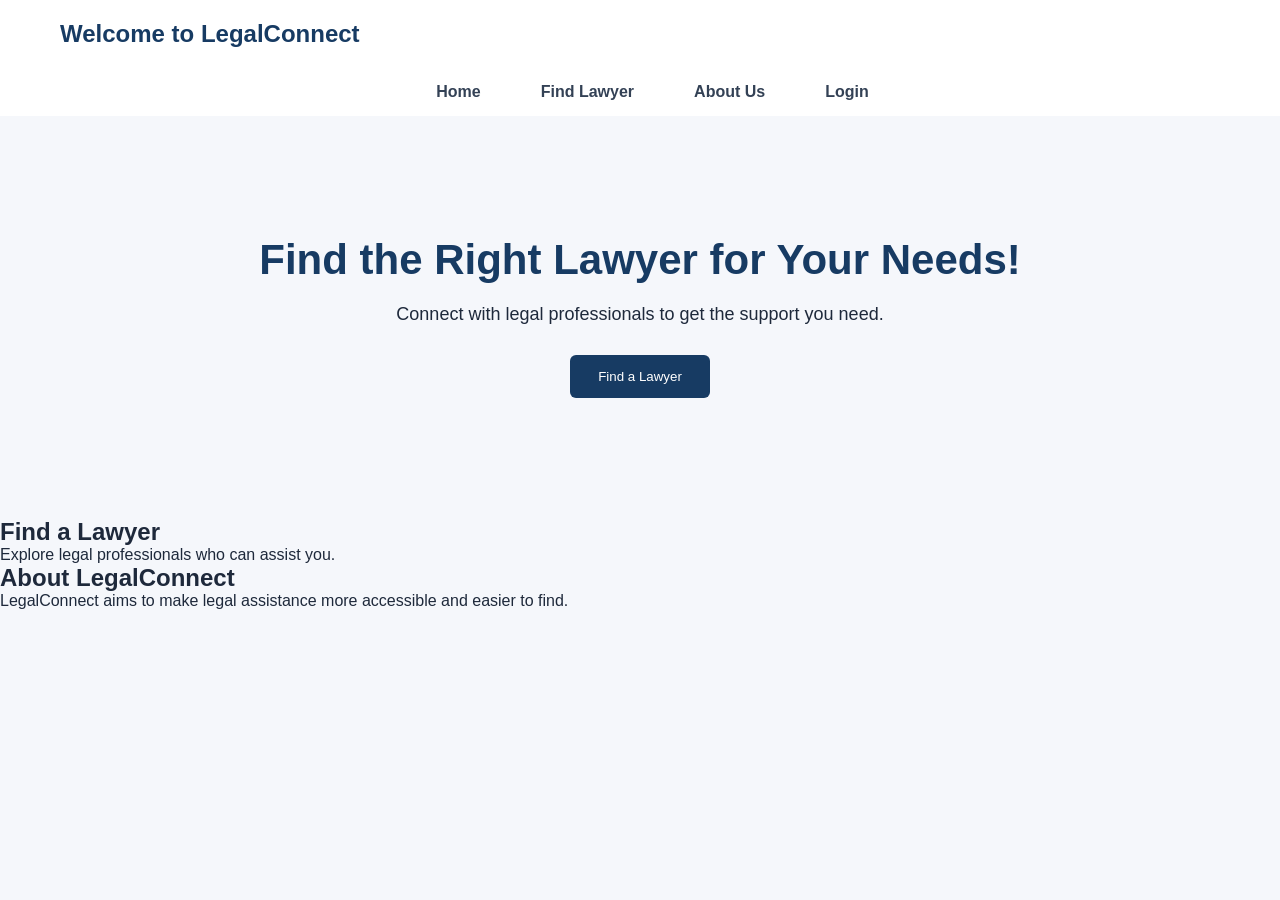
<file: index.html>
<!DOCTYPE html>
<html lang="en">
<head>
    <meta charset="UTF-8">
    <meta name="viewport" content="width=device-width, initial-scale=1.0">
    <title>LegalConnect | Find Your Lawyer</title>
    <link rel="stylesheet" href="style.css">
</head>

<body>

    <header>
        <h2>Welcome to LegalConnect</h2>
    </header>

    <nav>
        <ul>
            <li><a href="#home">Home</a></li>
            <li><a href="#find-lawyer">Find Lawyer</a></li>
            <li><a href="#about">About Us</a></li>
            <li><a href="#login">Login</a></li>
        </ul>
    </nav>

    <main>

        <section class="hero" id="home">
            <h1>Find the Right Lawyer for Your Needs!</h1>

            <p>
                Connect with legal professionals
                to get the support you need.
            </p>

            <button id="findLawyerBtn">Find a Lawyer</button>
        </section>

        <section id="find-lawyer">
            <h2>Find a Lawyer</h2>
            <p>Explore legal professionals who can assist you.</p>
        </section>

        <section id="about">
            <h2>About LegalConnect</h2>
            <p>
                LegalConnect aims to make legal assistance
                more accessible and easier to find.
            </p>
        </section>

    </main>

    <script src="script.js"></script>

</body>
</html>
</file>
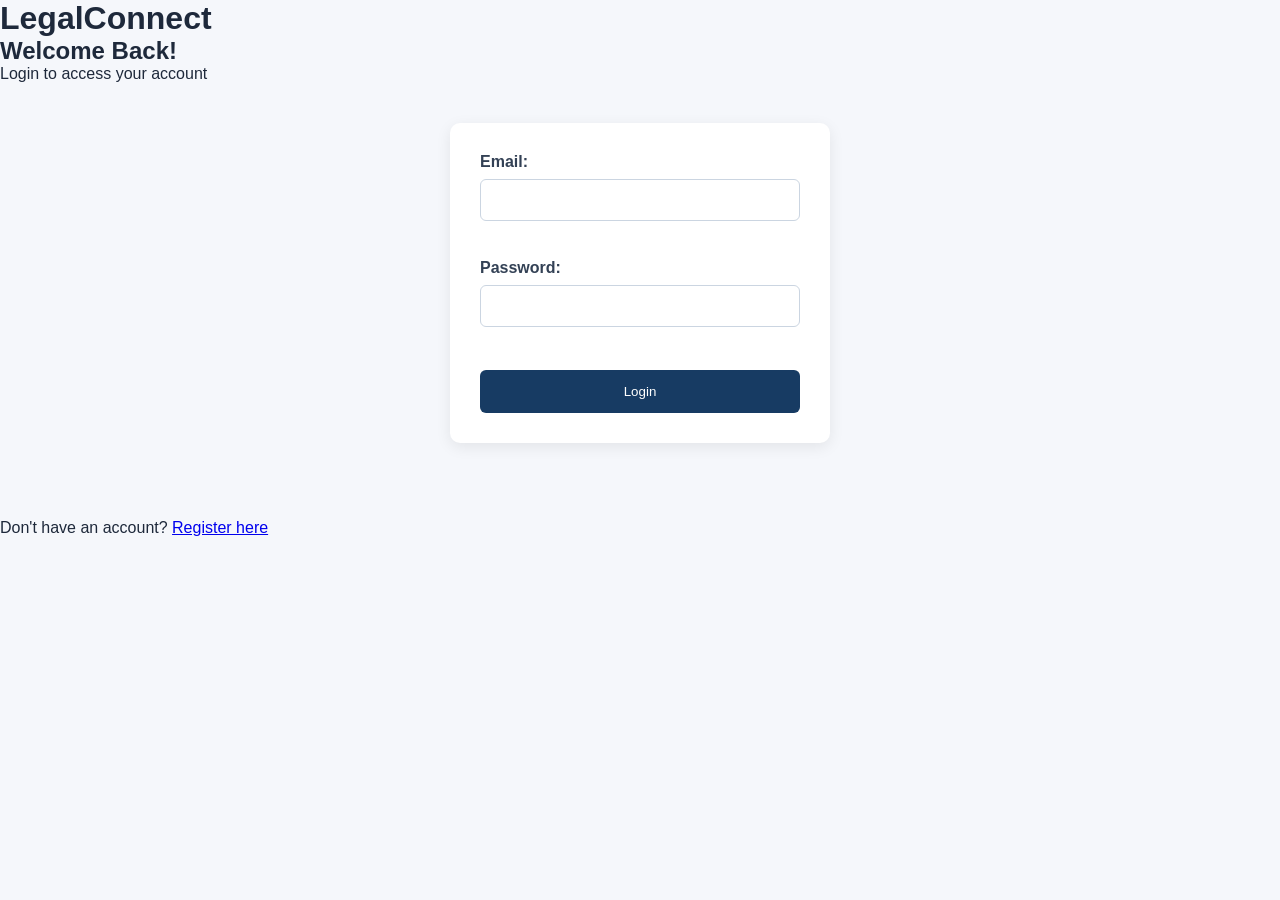
<file: login.html>
<!DOCTYPE html>
<html>
     
<head>
    <title>LegalConnect-Login</title>
    <link rel="stylesheet" href="style.css">
    <script src="script.js" defer></script>
</head>

<body>

    <H1>LegalConnect</H1>
    <H2>Welcome Back!</H2>
    <p>Login  to access your account</p>

    <form id="loginForm">
        <label>Email:</label>
        <input type="email" name="email" required> 

        <br><br>

        <label>Password:</label>
        <input type="password" id="loginPassword" required>
        <br><br>

        <button type="submit" value="Login">Login</button >
    </form>

    <br><br>
    <p>Don't have an account? <a href="register.html">Register here</a></p> 

</body>
</html>
</file>
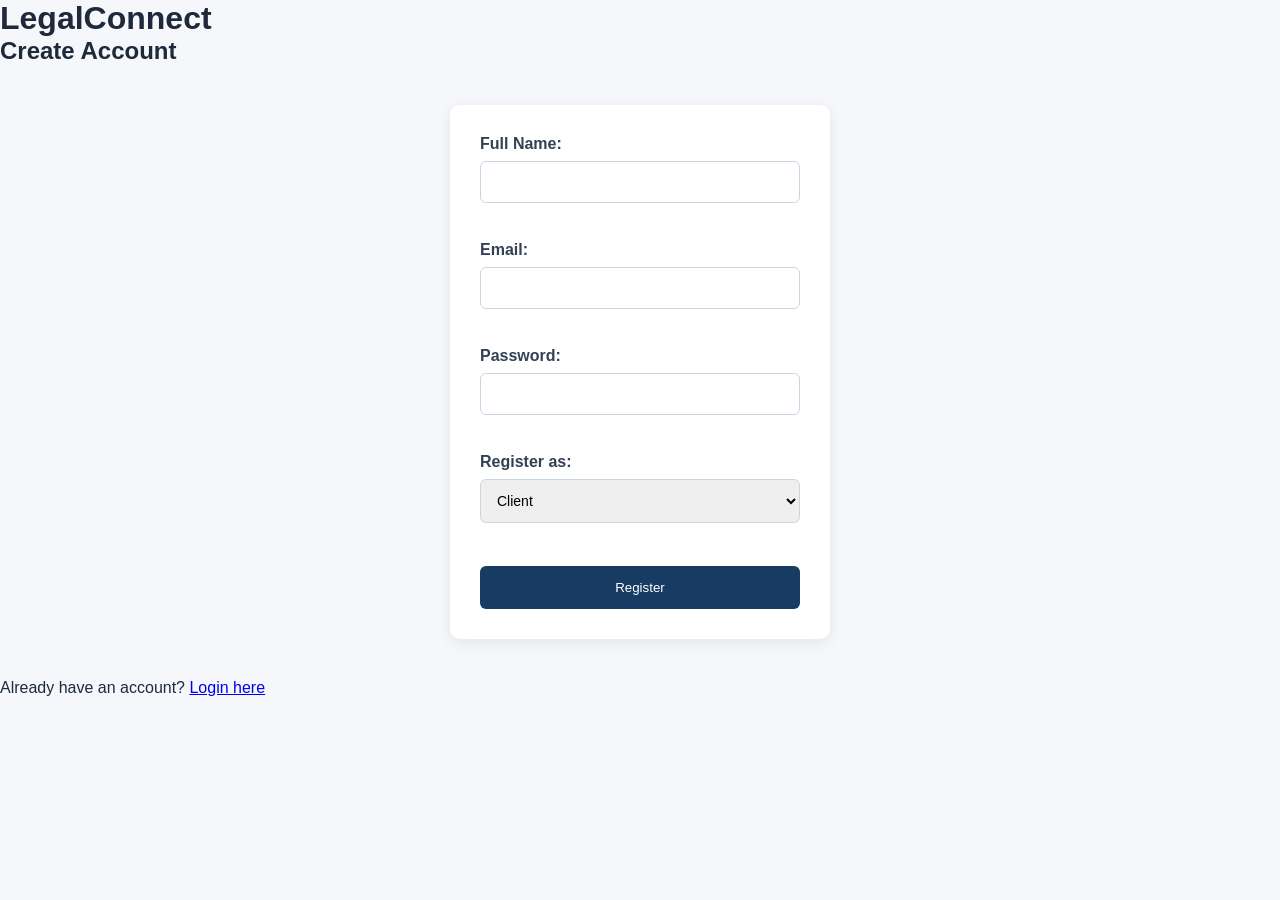
<file: register.html>
<!DOCTYPE html>
<html>
<head>
    <title>LegalConnect-Register</title>
    <link rel="stylesheet" href="style.css">
    <script src="script.js" defer></script>
</head>

<body>

<h1>LegalConnect</h1>
<h2>Create Account</h2>

<form id="registerForm">
    <label>Full Name:</label>
    <input type="text" name="fullName" required>

    <br><br>

    <label>Email:</label>
    <input type="email" name="email" required> 

    <br><br>

    <label>Password:</label>
    <input type="password" id="password" minlength="8" required>

    <br><br>

    <label>Register as:</label>
    <select name="userType" required>
        <option value="client">Client</option>
        <option value="lawyer">Lawyer</option>
    </select>
    
    <br><br>
    <button type="submit" value="Register">Register</button >

</form>
<p>Already have an account?
    <a href="login.html">Login here</a>
</p>
</body>

</html>
</file>
<file: style.css>
* {
    margin: 0;
    padding: 0;
    box-sizing: border-box;
}

body {
    font-family: Arial, sans-serif;
    background-color: #f5f7fb;
    color: #1e293b;
}

header {
    display: flex;
    justify-content: space-between;
    align-items: center;
    padding: 20px 60px;
    background-color: white;
}

header h2 {
    color: #173b63;
}

nav a {
    text-decoration: none;
    color: #334155;
    margin-left: 25px;
}

.hero {
    text-align: center;
    padding: 120px 20px;
}

.hero h1 {
    font-size: 42px;
    color: #173b63;
    margin-bottom: 20px;
}

.hero p {
    font-size: 18px;
    margin-bottom: 30px;
}

button {
    background-color: #173b63;
    color: white;
    border: none;
    padding: 14px 28px;
    border-radius: 6px;
    cursor: pointer;
}

/* Navigation Bar */
nav {
    background-color: white;
    padding: 15px 60px;
}

nav ul {
    display: flex;
    justify-content: center;
    align-items: center;
    list-style: none;
    gap: 35px;
}

nav a {
    text-decoration: none;
    color: #334155;
    font-weight: bold;
}

nav a:hover {
    color: #173b63;
}
/* Login and Registration Forms */

form {
    background-color: white;
    width: 380px;
    max-width: 90%;
    margin: 40px auto;
    padding: 30px;
    border-radius: 10px;
    box-shadow: 0 4px 15px rgba(0, 0, 0, 0.08);
}

form label {
    display: block;
    margin-bottom: 8px;
    font-weight: bold;
    color: #334155;
}

form input,
form select {
    width: 100%;
    padding: 12px;
    margin-bottom: 20px;
    border: 1px solid #cbd5e1;
    border-radius: 6px;
    font-size: 14px;
}

form input:focus,
form select:focus {
    outline: none;
    border-color: #173b63;
}

form button {
    width: 100%;
    margin-top: 5px;
}

form button:hover {
    background-color: #245582;
}
</file>
